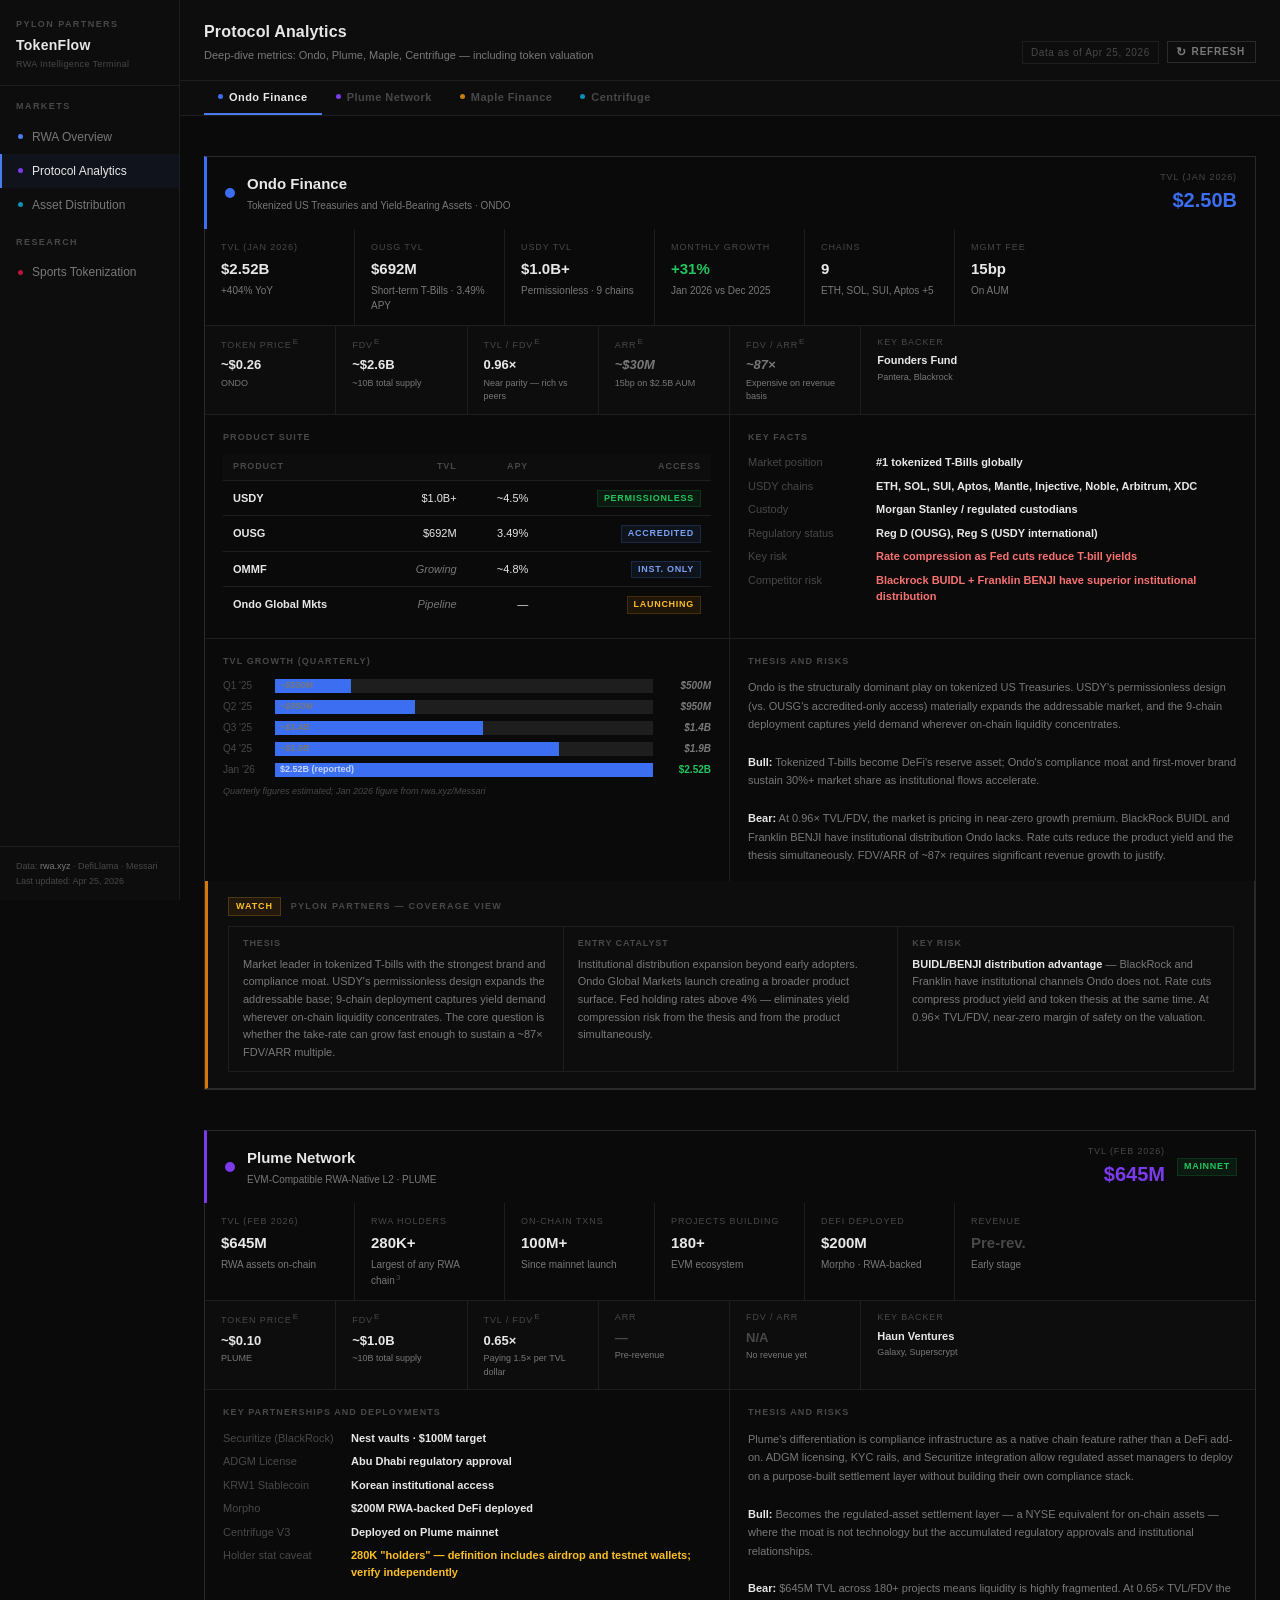
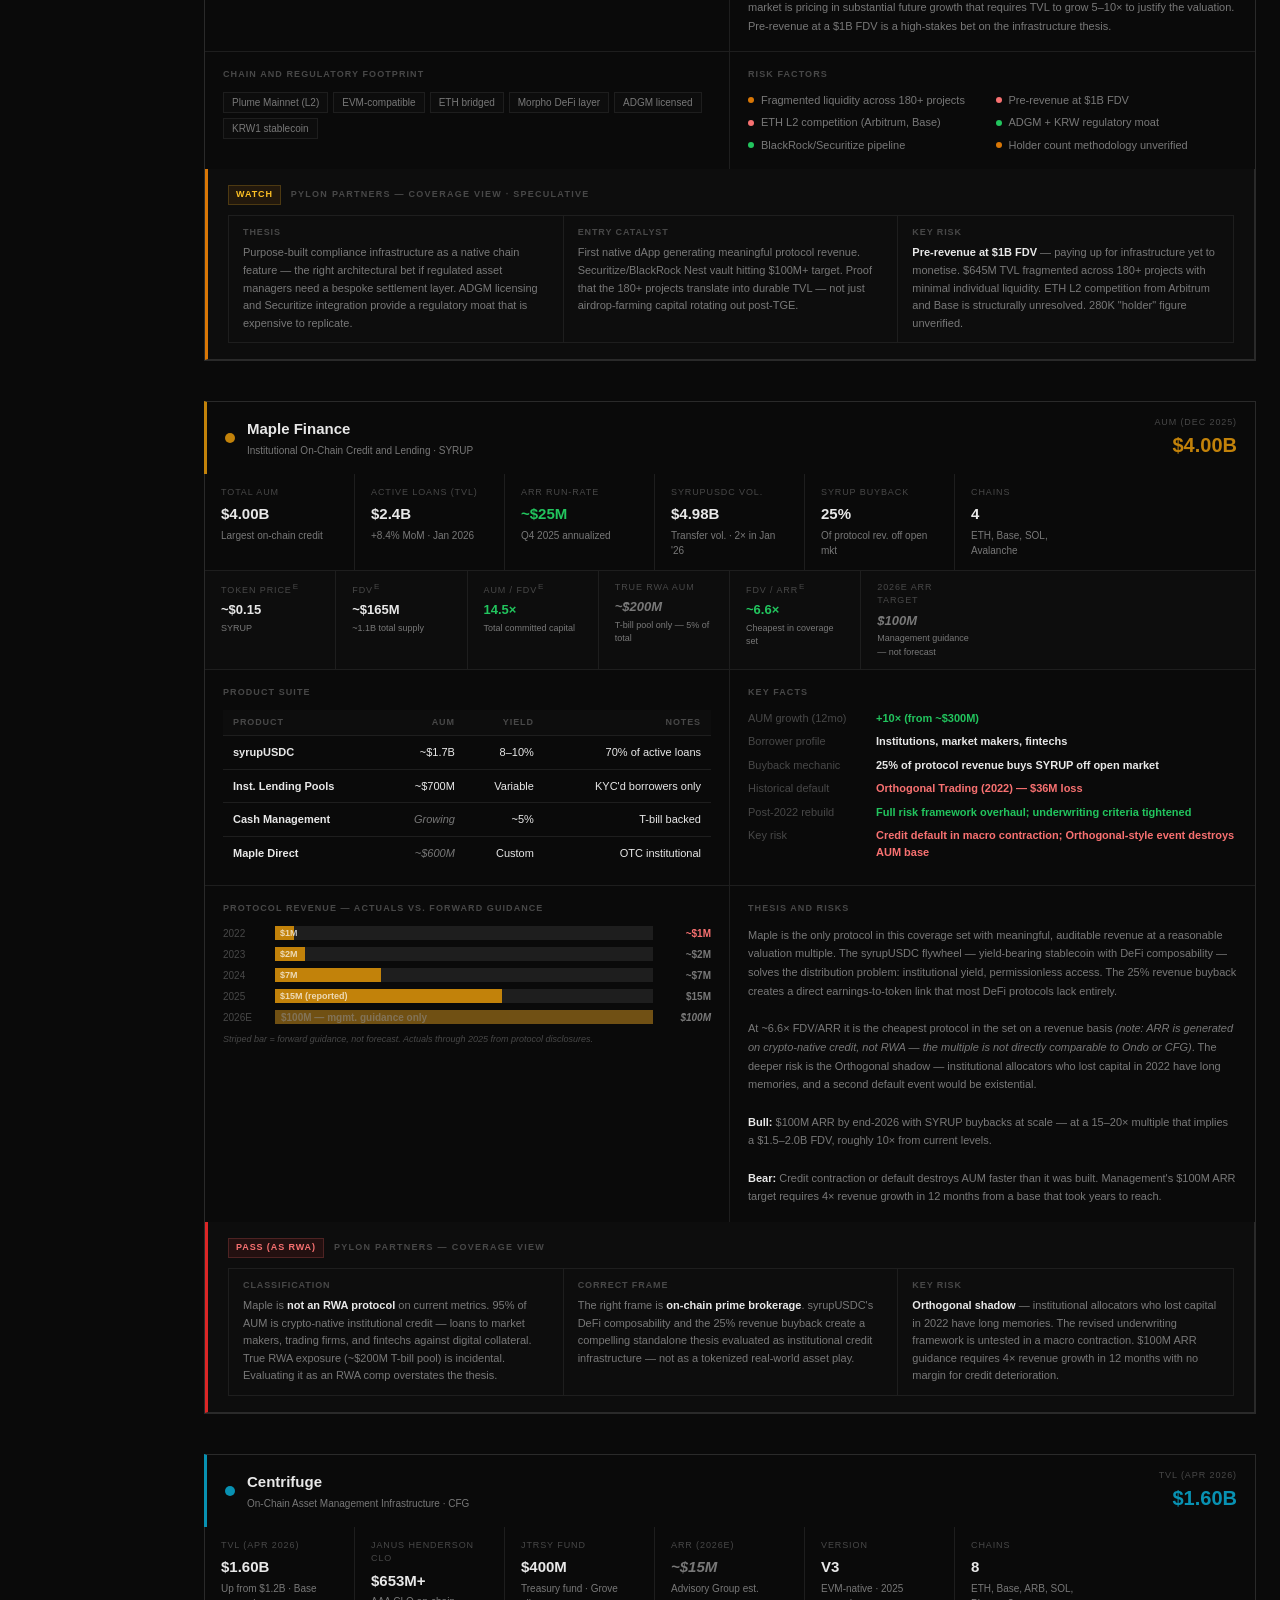
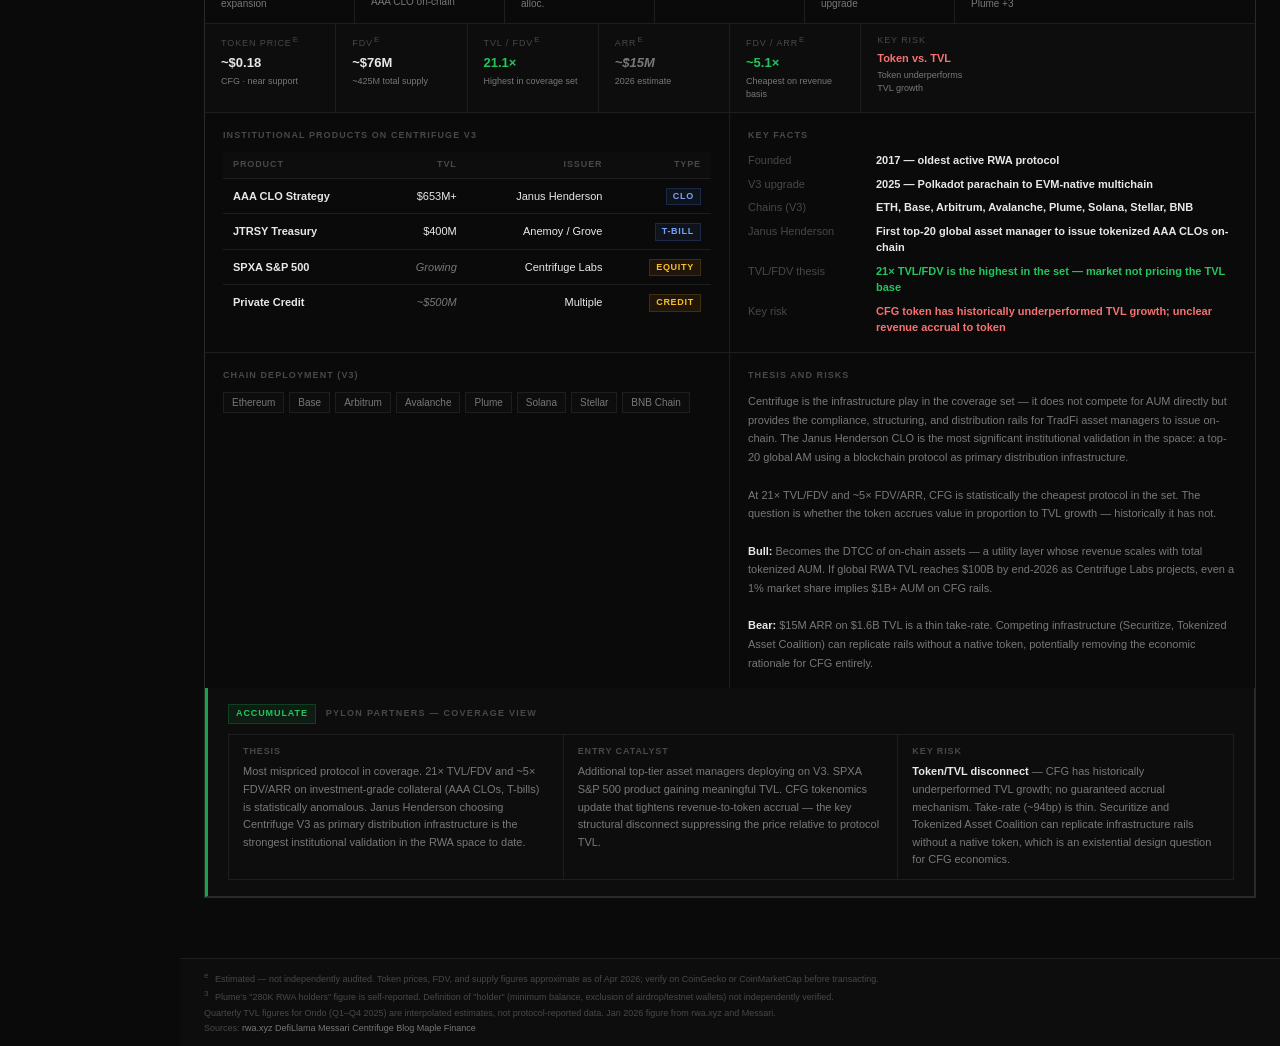
<file: analytics.html>
<!DOCTYPE html>
<html lang="en">
<head>
  <meta charset="UTF-8" />
  <meta name="viewport" content="width=device-width, initial-scale=1.0" />
  <title>TokenFlow — Protocol Analytics</title>
  <link rel="stylesheet" href="design-system.css" />
</head>
<body>

<!-- ===== SIDEBAR — no Protocols section, just Markets + Research ===== -->
<nav class="sidebar">
  <div class="sidebar-logo">
    <div class="logo-mark">Pylon Partners</div>
    <div class="logo-name">TokenFlow</div>
    <div class="logo-sub">RWA Intelligence Terminal</div>
  </div>

  <div class="sidebar-section">Markets</div>
  <a href="index.html" class="nav-item">
    <span class="nav-dot" style="background:#4a7cf0"></span> RWA Overview
  </a>
  <a href="analytics.html" class="nav-item active">
    <span class="nav-dot" style="background:#7c3aed"></span> Protocol Analytics
  </a>
  <a href="distribution.html" class="nav-item">
    <span class="nav-dot" style="background:#0891b2"></span> Asset Distribution
  </a>

  <div class="sidebar-section">Research</div>
  <a href="sports.html" class="nav-item">
    <span class="nav-dot" style="background:#be123c"></span> Sports Tokenization
  </a>

  <div class="sidebar-footer">
    Data: <a href="https://app.rwa.xyz" target="_blank">rwa.xyz</a> · DefiLlama · Messari<br/>
    Last updated: Apr 25, 2026
  </div>
</nav>

<!-- ===== MAIN ===== -->
<main class="main">

  <div class="page-header">
    <div>
      <div class="page-title">Protocol Analytics</div>
      <div class="page-subtitle">Deep-dive metrics: Ondo, Plume, Maple, Centrifuge — including token valuation</div>
    </div>
    <div class="header-actions">
      <div class="data-timestamp" data-refresh-ts>Data as of Apr 25, 2026</div>
      <button class="refresh-btn" title="Fetch live TVL from DefiLlama">
        <span class="refresh-icon">↻</span>
        <span class="refresh-label">Refresh</span>
      </button>
    </div>
  </div>

  <!-- Within-page jump bar — replaces sidebar Protocols section -->
  <div class="jump-bar">
    <a href="#ondo"  class="jump-link"><span style="width:5px;height:5px;border-radius:50%;background:var(--ondo);display:inline-block;flex-shrink:0"></span> Ondo Finance</a>
    <a href="#plume" class="jump-link"><span style="width:5px;height:5px;border-radius:50%;background:var(--plume);display:inline-block;flex-shrink:0"></span> Plume Network</a>
    <a href="#maple" class="jump-link"><span style="width:5px;height:5px;border-radius:50%;background:var(--maple);display:inline-block;flex-shrink:0"></span> Maple Finance</a>
    <a href="#cfg"   class="jump-link"><span style="width:5px;height:5px;border-radius:50%;background:var(--cfg);display:inline-block;flex-shrink:0"></span> Centrifuge</a>
  </div>

  <div class="content">

    <!-- ===== ONDO ===== -->
    <div class="protocol-section" id="ondo">
      <div class="protocol-section-header ondo">
        <span class="protocol-dot" style="background:var(--ondo);width:10px;height:10px;border-radius:50%"></span>
        <div>
          <div class="ps-name">Ondo Finance</div>
          <div class="ps-category">Tokenized US Treasuries and Yield-Bearing Assets · ONDO</div>
        </div>
        <div class="ps-tvl">
          <div class="ps-tvl-label">TVL (Jan 2026)</div>
          <div class="ps-tvl-value" style="color:var(--ondo)" data-tvl="ondo">$2.50B</div>
        </div>
        
      </div>
      <div class="protocol-body">

        <!-- Operational metrics -->
        <div class="protocol-metrics-strip">
          <div class="strip-metric">
            <div class="strip-label">TVL (Jan 2026)</div>
            <div class="strip-value">$2.52B</div>
            <div class="strip-sub">+404% YoY</div>
          </div>
          <div class="strip-metric">
            <div class="strip-label">OUSG TVL</div>
            <div class="strip-value">$692M</div>
            <div class="strip-sub">Short-term T-Bills · 3.49% APY</div>
          </div>
          <div class="strip-metric">
            <div class="strip-label">USDY TVL</div>
            <div class="strip-value">$1.0B+</div>
            <div class="strip-sub">Permissionless · 9 chains</div>
          </div>
          <div class="strip-metric">
            <div class="strip-label">Monthly Growth</div>
            <div class="strip-value green">+31%</div>
            <div class="strip-sub">Jan 2026 vs Dec 2025</div>
          </div>
          <div class="strip-metric">
            <div class="strip-label">Chains</div>
            <div class="strip-value">9</div>
            <div class="strip-sub">ETH, SOL, SUI, Aptos +5</div>
          </div>
          <div class="strip-metric">
            <div class="strip-label">Mgmt Fee</div>
            <div class="strip-value">15bp</div>
            <div class="strip-sub">On AUM</div>
          </div>
        </div>

        <!-- Valuation block — new -->
        <div class="valuation-strip">
          <div class="val-metric">
            <div class="val-label">Token Price<sup class="est-marker">e</sup></div>
            <div class="val-value">~$0.26</div>
            <div class="val-sub">ONDO</div>
          </div>
          <div class="val-metric">
            <div class="val-label">FDV<sup class="est-marker">e</sup></div>
            <div class="val-value">~$2.6B</div>
            <div class="val-sub">~10B total supply</div>
          </div>
          <div class="val-metric">
            <div class="val-label">TVL / FDV<sup class="est-marker">e</sup></div>
            <div class="val-value">0.96×</div>
            <div class="val-sub">Near parity — rich vs peers</div>
          </div>
          <div class="val-metric">
            <div class="val-label">ARR<sup class="est-marker">e</sup></div>
            <div class="val-value"><span class="est">~$30M</span></div>
            <div class="val-sub">15bp on $2.5B AUM</div>
          </div>
          <div class="val-metric">
            <div class="val-label">FDV / ARR<sup class="est-marker">e</sup></div>
            <div class="val-value"><span class="est">~87×</span></div>
            <div class="val-sub">Expensive on revenue basis</div>
          </div>
          <div class="val-metric">
            <div class="val-label">Key Backer</div>
            <div class="val-value" style="font-size:11px">Founders Fund</div>
            <div class="val-sub">Pantera, Blackrock</div>
          </div>
        </div>

        <!-- Detail panels -->
        <div class="protocol-detail">
          <div class="detail-panel">
            <div class="detail-title">Product Suite</div>
            <table class="product-table">
              <thead>
                <tr><th>Product</th><th>TVL</th><th>APY</th><th>Access</th></tr>
              </thead>
              <tbody>
                <tr>
                  <td><strong>USDY</strong></td>
                  <td class="green">$1.0B+</td>
                  <td>~4.5%</td>
                  <td><span class="badge badge-green">Permissionless</span></td>
                </tr>
                <tr>
                  <td><strong>OUSG</strong></td>
                  <td>$692M</td>
                  <td>3.49%</td>
                  <td><span class="badge badge-blue">Accredited</span></td>
                </tr>
                <tr>
                  <td><strong>OMMF</strong></td>
                  <td class="dimmer"><span class="est">Growing</span></td>
                  <td>~4.8%</td>
                  <td><span class="badge badge-blue">Inst. only</span></td>
                </tr>
                <tr>
                  <td><strong>Ondo Global Mkts</strong></td>
                  <td class="dimmer"><span class="est">Pipeline</span></td>
                  <td>—</td>
                  <td><span class="badge badge-amber">Launching</span></td>
                </tr>
              </tbody>
            </table>
          </div>
          <div class="detail-panel">
            <div class="detail-title">Key Facts</div>
            <div class="kv-list">
              <div class="kv-row"><span class="kv-key">Market position</span><span class="kv-val">#1 tokenized T-Bills globally</span></div>
              <div class="kv-row"><span class="kv-key">USDY chains</span><span class="kv-val">ETH, SOL, SUI, Aptos, Mantle, Injective, Noble, Arbitrum, XDC</span></div>
              <div class="kv-row"><span class="kv-key">Custody</span><span class="kv-val">Morgan Stanley / regulated custodians</span></div>
              <div class="kv-row"><span class="kv-key">Regulatory status</span><span class="kv-val">Reg D (OUSG), Reg S (USDY international)</span></div>
              <div class="kv-row"><span class="kv-key">Key risk</span><span class="kv-val red">Rate compression as Fed cuts reduce T-bill yields</span></div>
              <div class="kv-row"><span class="kv-key">Competitor risk</span><span class="kv-val red">Blackrock BUIDL + Franklin BENJI have superior institutional distribution</span></div>
            </div>
          </div>
        </div>

        <div class="protocol-detail" style="border-top:1px solid var(--border-subtle)">
          <div class="detail-panel">
            <div class="detail-title">TVL Growth (Quarterly)</div>
            <div class="growth-chart">
              <div class="growth-bar-row">
                <div class="growth-qtr">Q1 '25</div>
                <div class="growth-track"><div class="growth-fill" style="width:20%;background:var(--ondo)"><span class="est">~$500M</span></div></div>
                <div class="growth-val dimmer"><span class="est">$500M</span></div>
              </div>
              <div class="growth-bar-row">
                <div class="growth-qtr">Q2 '25</div>
                <div class="growth-track"><div class="growth-fill" style="width:37%;background:var(--ondo)"><span class="est">~$950M</span></div></div>
                <div class="growth-val dimmer"><span class="est">$950M</span></div>
              </div>
              <div class="growth-bar-row">
                <div class="growth-qtr">Q3 '25</div>
                <div class="growth-track"><div class="growth-fill" style="width:55%;background:var(--ondo)"><span class="est">~$1.4B</span></div></div>
                <div class="growth-val dimmer"><span class="est">$1.4B</span></div>
              </div>
              <div class="growth-bar-row">
                <div class="growth-qtr">Q4 '25</div>
                <div class="growth-track"><div class="growth-fill" style="width:75%;background:var(--ondo)"><span class="est">~$1.9B</span></div></div>
                <div class="growth-val dimmer"><span class="est">$1.9B</span></div>
              </div>
              <div class="growth-bar-row">
                <div class="growth-qtr">Jan '26</div>
                <div class="growth-track"><div class="growth-fill" style="width:100%;background:var(--ondo)">$2.52B (reported)</div></div>
                <div class="growth-val green">$2.52B</div>
              </div>
            </div>
            <div style="font-size:9px;color:var(--text-tertiary);margin-top:8px;font-style:italic">Quarterly figures estimated; Jan 2026 figure from rwa.xyz/Messari</div>
          </div>
          <div class="detail-panel">
            <div class="detail-title">Thesis and Risks</div>
            <div class="detail-body">
              Ondo is the structurally dominant play on tokenized US Treasuries. USDY's permissionless design (vs. OUSG's accredited-only access) materially expands the addressable market, and the 9-chain deployment captures yield demand wherever on-chain liquidity concentrates.<br/><br/>
              <strong>Bull:</strong> Tokenized T-bills become DeFi's reserve asset; Ondo's compliance moat and first-mover brand sustain 30%+ market share as institutional flows accelerate.<br/><br/>
              <strong>Bear:</strong> At 0.96× TVL/FDV, the market is pricing in near-zero growth premium. BlackRock BUIDL and Franklin BENJI have institutional distribution Ondo lacks. Rate cuts reduce the product yield and the thesis simultaneously. FDV/ARR of ~87× requires significant revenue growth to justify.
            </div>
          </div>
        </div>

        <!-- Pylon conviction — Ondo -->
        <div class="conviction-box watch">
          <div class="conviction-header">
            <span class="conviction-signal watch">WATCH</span>
            <span class="conviction-label">Pylon Partners — Coverage View</span>
          </div>
          <div class="conviction-row">
            <div class="conviction-cell">
              <div class="conviction-cell-label">Thesis</div>
              <div class="conviction-cell-text">Market leader in tokenized T-bills with the strongest brand and compliance moat. USDY's permissionless design expands the addressable base; 9-chain deployment captures yield demand wherever on-chain liquidity concentrates. The core question is whether the take-rate can grow fast enough to sustain a ~87× FDV/ARR multiple.</div>
            </div>
            <div class="conviction-cell">
              <div class="conviction-cell-label">Entry Catalyst</div>
              <div class="conviction-cell-text">Institutional distribution expansion beyond early adopters. Ondo Global Markets launch creating a broader product surface. Fed holding rates above 4% — eliminates yield compression risk from the thesis and from the product simultaneously.</div>
            </div>
            <div class="conviction-cell">
              <div class="conviction-cell-label">Key Risk</div>
              <div class="conviction-cell-text"><strong class="red">BUIDL/BENJI distribution advantage</strong> — BlackRock and Franklin have institutional channels Ondo does not. Rate cuts compress product yield and token thesis at the same time. At 0.96× TVL/FDV, near-zero margin of safety on the valuation.</div>
            </div>
          </div>
        </div>
      </div>
    </div>

    <!-- ===== PLUME ===== -->
    <div class="protocol-section" id="plume">
      <div class="protocol-section-header plume">
        <span class="protocol-dot" style="background:var(--plume);width:10px;height:10px;border-radius:50%"></span>
        <div>
          <div class="ps-name">Plume Network</div>
          <div class="ps-category">EVM-Compatible RWA-Native L2 · PLUME</div>
        </div>
        <div class="ps-tvl">
          <div class="ps-tvl-label">TVL (Feb 2026)</div>
          <div class="ps-tvl-value" style="color:var(--plume)" data-tvl="plume">$645M</div>
        </div>
        <span class="badge badge-green">Mainnet</span>
      </div>
      <div class="protocol-body">

        <div class="protocol-metrics-strip">
          <div class="strip-metric">
            <div class="strip-label">TVL (Feb 2026)</div>
            <div class="strip-value">$645M</div>
            <div class="strip-sub">RWA assets on-chain</div>
          </div>
          <div class="strip-metric">
            <div class="strip-label">RWA Holders</div>
            <div class="strip-value">280K+</div>
            <div class="strip-sub">Largest of any RWA chain<sup class="est-marker">3</sup></div>
          </div>
          <div class="strip-metric">
            <div class="strip-label">On-Chain Txns</div>
            <div class="strip-value">100M+</div>
            <div class="strip-sub">Since mainnet launch</div>
          </div>
          <div class="strip-metric">
            <div class="strip-label">Projects Building</div>
            <div class="strip-value">180+</div>
            <div class="strip-sub">EVM ecosystem</div>
          </div>
          <div class="strip-metric">
            <div class="strip-label">DeFi Deployed</div>
            <div class="strip-value">$200M</div>
            <div class="strip-sub">Morpho · RWA-backed</div>
          </div>
          <div class="strip-metric">
            <div class="strip-label">Revenue</div>
            <div class="strip-value dimmer">Pre-rev.</div>
            <div class="strip-sub">Early stage</div>
          </div>
        </div>

        <!-- Valuation block -->
        <div class="valuation-strip">
          <div class="val-metric">
            <div class="val-label">Token Price<sup class="est-marker">e</sup></div>
            <div class="val-value">~$0.10</div>
            <div class="val-sub">PLUME</div>
          </div>
          <div class="val-metric">
            <div class="val-label">FDV<sup class="est-marker">e</sup></div>
            <div class="val-value">~$1.0B</div>
            <div class="val-sub">~10B total supply</div>
          </div>
          <div class="val-metric">
            <div class="val-label">TVL / FDV<sup class="est-marker">e</sup></div>
            <div class="val-value">0.65×</div>
            <div class="val-sub">Paying 1.5× per TVL dollar</div>
          </div>
          <div class="val-metric">
            <div class="val-label">ARR</div>
            <div class="val-value dimmer">—</div>
            <div class="val-sub">Pre-revenue</div>
          </div>
          <div class="val-metric">
            <div class="val-label">FDV / ARR</div>
            <div class="val-value dimmer">N/A</div>
            <div class="val-sub">No revenue yet</div>
          </div>
          <div class="val-metric">
            <div class="val-label">Key Backer</div>
            <div class="val-value" style="font-size:11px">Haun Ventures</div>
            <div class="val-sub">Galaxy, Superscrypt</div>
          </div>
        </div>

        <div class="protocol-detail">
          <div class="detail-panel">
            <div class="detail-title">Key Partnerships and Deployments</div>
            <div class="kv-list">
              <div class="kv-row"><span class="kv-key">Securitize (BlackRock)</span><span class="kv-val">Nest vaults · $100M target</span></div>
              <div class="kv-row"><span class="kv-key">ADGM License</span><span class="kv-val">Abu Dhabi regulatory approval</span></div>
              <div class="kv-row"><span class="kv-key">KRW1 Stablecoin</span><span class="kv-val">Korean institutional access</span></div>
              <div class="kv-row"><span class="kv-key">Morpho</span><span class="kv-val">$200M RWA-backed DeFi deployed</span></div>
              <div class="kv-row"><span class="kv-key">Centrifuge V3</span><span class="kv-val">Deployed on Plume mainnet</span></div>
              <div class="kv-row"><span class="kv-key">Holder stat caveat</span><span class="kv-val amber">280K "holders" — definition includes airdrop and testnet wallets; verify independently</span></div>
            </div>
          </div>
          <div class="detail-panel">
            <div class="detail-title">Thesis and Risks</div>
            <div class="detail-body">
              Plume's differentiation is compliance infrastructure as a native chain feature rather than a DeFi add-on. ADGM licensing, KYC rails, and Securitize integration allow regulated asset managers to deploy on a purpose-built settlement layer without building their own compliance stack.<br/><br/>
              <strong>Bull:</strong> Becomes the regulated-asset settlement layer — a NYSE equivalent for on-chain assets — where the moat is not technology but the accumulated regulatory approvals and institutional relationships.<br/><br/>
              <strong>Bear:</strong> $645M TVL across 180+ projects means liquidity is highly fragmented. At 0.65× TVL/FDV the market is pricing in substantial future growth that requires TVL to grow 5–10× to justify the valuation. Pre-revenue at a $1B FDV is a high-stakes bet on the infrastructure thesis.
            </div>
          </div>
        </div>

        <div class="protocol-detail" style="border-top:1px solid var(--border-subtle)">
          <div class="detail-panel">
            <div class="detail-title">Chain and Regulatory Footprint</div>
            <div class="chain-list" style="margin-top:6px">
              <span class="chain-tag">Plume Mainnet (L2)</span>
              <span class="chain-tag">EVM-compatible</span>
              <span class="chain-tag">ETH bridged</span>
              <span class="chain-tag">Morpho DeFi layer</span>
              <span class="chain-tag">ADGM licensed</span>
              <span class="chain-tag">KRW1 stablecoin</span>
            </div>
          </div>
          <div class="detail-panel">
            <div class="detail-title">Risk Factors</div>
            <div class="risk-grid" style="margin-top:6px">
              <div class="risk-item"><span class="risk-dot" style="background:var(--amber)"></span><span class="risk-text">Fragmented liquidity across 180+ projects</span></div>
              <div class="risk-item"><span class="risk-dot" style="background:var(--red-bright)"></span><span class="risk-text">Pre-revenue at $1B FDV</span></div>
              <div class="risk-item"><span class="risk-dot" style="background:var(--red-bright)"></span><span class="risk-text">ETH L2 competition (Arbitrum, Base)</span></div>
              <div class="risk-item"><span class="risk-dot" style="background:var(--green-bright)"></span><span class="risk-text">ADGM + KRW regulatory moat</span></div>
              <div class="risk-item"><span class="risk-dot" style="background:var(--green-bright)"></span><span class="risk-text">BlackRock/Securitize pipeline</span></div>
              <div class="risk-item"><span class="risk-dot" style="background:var(--amber)"></span><span class="risk-text">Holder count methodology unverified</span></div>
            </div>
          </div>
        </div>

        <!-- Pylon conviction — Plume -->
        <div class="conviction-box watch">
          <div class="conviction-header">
            <span class="conviction-signal watch">WATCH</span>
            <span class="conviction-label">Pylon Partners — Coverage View · Speculative</span>
          </div>
          <div class="conviction-row">
            <div class="conviction-cell">
              <div class="conviction-cell-label">Thesis</div>
              <div class="conviction-cell-text">Purpose-built compliance infrastructure as a native chain feature — the right architectural bet if regulated asset managers need a bespoke settlement layer. ADGM licensing and Securitize integration provide a regulatory moat that is expensive to replicate.</div>
            </div>
            <div class="conviction-cell">
              <div class="conviction-cell-label">Entry Catalyst</div>
              <div class="conviction-cell-text">First native dApp generating meaningful protocol revenue. Securitize/BlackRock Nest vault hitting $100M+ target. Proof that the 180+ projects translate into durable TVL — not just airdrop-farming capital rotating out post-TGE.</div>
            </div>
            <div class="conviction-cell">
              <div class="conviction-cell-label">Key Risk</div>
              <div class="conviction-cell-text"><strong class="red">Pre-revenue at $1B FDV</strong> — paying up for infrastructure yet to monetise. $645M TVL fragmented across 180+ projects with minimal individual liquidity. ETH L2 competition from Arbitrum and Base is structurally unresolved. 280K "holder" figure unverified.</div>
            </div>
          </div>
        </div>
      </div>
    </div>

    <!-- ===== MAPLE ===== -->
    <div class="protocol-section" id="maple">
      <div class="protocol-section-header maple">
        <span class="protocol-dot" style="background:var(--maple);width:10px;height:10px;border-radius:50%"></span>
        <div>
          <div class="ps-name">Maple Finance</div>
          <div class="ps-category">Institutional On-Chain Credit and Lending · SYRUP</div>
        </div>
        <div class="ps-tvl">
          <div class="ps-tvl-label">AUM (Dec 2025)</div>
          <div class="ps-tvl-value" style="color:var(--maple)" data-tvl="maple">$4.00B</div>
        </div>
        
      </div>
      <div class="protocol-body">

        <div class="protocol-metrics-strip">
          <div class="strip-metric">
            <div class="strip-label">Total AUM</div>
            <div class="strip-value">$4.00B</div>
            <div class="strip-sub">Largest on-chain credit</div>
          </div>
          <div class="strip-metric">
            <div class="strip-label">Active Loans (TVL)</div>
            <div class="strip-value">$2.4B</div>
            <div class="strip-sub">+8.4% MoM · Jan 2026</div>
          </div>
          <div class="strip-metric">
            <div class="strip-label">ARR Run-Rate</div>
            <div class="strip-value green">~$25M</div>
            <div class="strip-sub">Q4 2025 annualized</div>
          </div>
          <div class="strip-metric">
            <div class="strip-label">syrupUSDC Vol.</div>
            <div class="strip-value">$4.98B</div>
            <div class="strip-sub">Transfer vol. · 2× in Jan '26</div>
          </div>
          <div class="strip-metric">
            <div class="strip-label">SYRUP Buyback</div>
            <div class="strip-value">25%</div>
            <div class="strip-sub">Of protocol rev. off open mkt</div>
          </div>
          <div class="strip-metric">
            <div class="strip-label">Chains</div>
            <div class="strip-value">4</div>
            <div class="strip-sub">ETH, Base, SOL, Avalanche</div>
          </div>
        </div>

        <!-- Valuation block -->
        <div class="valuation-strip">
          <div class="val-metric">
            <div class="val-label">Token Price<sup class="est-marker">e</sup></div>
            <div class="val-value">~$0.15</div>
            <div class="val-sub">SYRUP</div>
          </div>
          <div class="val-metric">
            <div class="val-label">FDV<sup class="est-marker">e</sup></div>
            <div class="val-value">~$165M</div>
            <div class="val-sub">~1.1B total supply</div>
          </div>
          <div class="val-metric">
            <div class="val-label">AUM / FDV<sup class="est-marker">e</sup></div>
            <div class="val-value green">14.5×</div>
            <div class="val-sub">Total committed capital</div>
          </div>
          <div class="val-metric">
            <div class="val-label">True RWA AUM</div>
            <div class="val-value red"><span class="est">~$200M</span></div>
            <div class="val-sub">T-bill pool only — 5% of total</div>
          </div>
          <div class="val-metric">
            <div class="val-label">FDV / ARR<sup class="est-marker">e</sup></div>
            <div class="val-value green">~6.6×</div>
            <div class="val-sub">Cheapest in coverage set</div>
          </div>
          <div class="val-metric">
            <div class="val-label">2026E ARR Target</div>
            <div class="val-value amber"><span class="est">$100M</span></div>
            <div class="val-sub">Management guidance — not forecast</div>
          </div>
        </div>

        <div class="protocol-detail">
          <div class="detail-panel">
            <div class="detail-title">Product Suite</div>
            <table class="product-table">
              <thead>
                <tr><th>Product</th><th>AUM</th><th>Yield</th><th>Notes</th></tr>
              </thead>
              <tbody>
                <tr>
                  <td><strong>syrupUSDC</strong></td>
                  <td class="green">~$1.7B</td>
                  <td>8–10%</td>
                  <td>70% of active loans</td>
                </tr>
                <tr>
                  <td><strong>Inst. Lending Pools</strong></td>
                  <td>~$700M</td>
                  <td>Variable</td>
                  <td>KYC'd borrowers only</td>
                </tr>
                <tr>
                  <td><strong>Cash Management</strong></td>
                  <td class="dimmer"><span class="est">Growing</span></td>
                  <td>~5%</td>
                  <td>T-bill backed</td>
                </tr>
                <tr>
                  <td><strong>Maple Direct</strong></td>
                  <td class="dimmer"><span class="est">~$600M</span></td>
                  <td>Custom</td>
                  <td>OTC institutional</td>
                </tr>
              </tbody>
            </table>
          </div>
          <div class="detail-panel">
            <div class="detail-title">Key Facts</div>
            <div class="kv-list">
              <div class="kv-row"><span class="kv-key">AUM growth (12mo)</span><span class="kv-val green">+10× (from ~$300M)</span></div>
              <div class="kv-row"><span class="kv-key">Borrower profile</span><span class="kv-val">Institutions, market makers, fintechs</span></div>
              <div class="kv-row"><span class="kv-key">Buyback mechanic</span><span class="kv-val">25% of protocol revenue buys SYRUP off open market</span></div>
              <div class="kv-row"><span class="kv-key">Historical default</span><span class="kv-val red">Orthogonal Trading (2022) — $36M loss</span></div>
              <div class="kv-row"><span class="kv-key">Post-2022 rebuild</span><span class="kv-val green">Full risk framework overhaul; underwriting criteria tightened</span></div>
              <div class="kv-row"><span class="kv-key">Key risk</span><span class="kv-val red">Credit default in macro contraction; Orthogonal-style event destroys AUM base</span></div>
            </div>
          </div>
        </div>

        <div class="protocol-detail" style="border-top:1px solid var(--border-subtle)">
          <div class="detail-panel">
            <div class="detail-title">Protocol Revenue — Actuals vs. Forward Guidance</div>
            <div class="growth-chart">
              <div class="growth-bar-row">
                <div class="growth-qtr">2022</div>
                <div class="growth-track"><div class="growth-fill" style="width:5%;background:var(--maple)">$1M</div></div>
                <div class="growth-val red">~$1M</div>
              </div>
              <div class="growth-bar-row">
                <div class="growth-qtr">2023</div>
                <div class="growth-track"><div class="growth-fill" style="width:8%;background:var(--maple)">$2M</div></div>
                <div class="growth-val">~$2M</div>
              </div>
              <div class="growth-bar-row">
                <div class="growth-qtr">2024</div>
                <div class="growth-track"><div class="growth-fill" style="width:28%;background:var(--maple)">$7M</div></div>
                <div class="growth-val">~$7M</div>
              </div>
              <div class="growth-bar-row">
                <div class="growth-qtr">2025</div>
                <div class="growth-track"><div class="growth-fill" style="width:60%;background:var(--maple)">$15M (reported)</div></div>
                <div class="growth-val">$15M</div>
              </div>
              <!-- 2026E uses forecast bar style — visually distinct from actuals -->
              <div class="growth-bar-row">
                <div class="growth-qtr">2026E</div>
                <div class="growth-track">
                  <div class="bar-fill-forecast" style="width:100%;background:var(--maple)">$100M — mgmt. guidance only</div>
                </div>
                <div class="growth-val amber"><span class="est">$100M</span></div>
              </div>
            </div>
            <div style="font-size:9px;color:var(--text-tertiary);margin-top:8px;font-style:italic">Striped bar = forward guidance, not forecast. Actuals through 2025 from protocol disclosures.</div>
          </div>
          <div class="detail-panel">
            <div class="detail-title">Thesis and Risks</div>
            <div class="detail-body">
              Maple is the only protocol in this coverage set with meaningful, auditable revenue at a reasonable valuation multiple. The syrupUSDC flywheel — yield-bearing stablecoin with DeFi composability — solves the distribution problem: institutional yield, permissionless access. The 25% revenue buyback creates a direct earnings-to-token link that most DeFi protocols lack entirely.<br/><br/>
              At ~6.6× FDV/ARR it is the cheapest protocol in the set on a revenue basis <em>(note: ARR is generated on crypto-native credit, not RWA — the multiple is not directly comparable to Ondo or CFG)</em>. The deeper risk is the Orthogonal shadow — institutional allocators who lost capital in 2022 have long memories, and a second default event would be existential.<br/><br/>
              <strong>Bull:</strong> $100M ARR by end-2026 with SYRUP buybacks at scale — at a 15–20× multiple that implies a $1.5–2.0B FDV, roughly 10× from current levels.<br/><br/>
              <strong>Bear:</strong> Credit contraction or default destroys AUM faster than it was built. Management's $100M ARR target requires 4× revenue growth in 12 months from a base that took years to reach.
            </div>
          </div>
        </div>

        <!-- Pylon conviction — Maple -->
        <div class="conviction-box pass">
          <div class="conviction-header">
            <span class="conviction-signal pass">PASS (AS RWA)</span>
            <span class="conviction-label">Pylon Partners — Coverage View</span>
          </div>
          <div class="conviction-row">
            <div class="conviction-cell">
              <div class="conviction-cell-label">Classification</div>
              <div class="conviction-cell-text">Maple is <strong>not an RWA protocol</strong> on current metrics. 95% of AUM is crypto-native institutional credit — loans to market makers, trading firms, and fintechs against digital collateral. True RWA exposure (~$200M T-bill pool) is incidental. Evaluating it as an RWA comp overstates the thesis.</div>
            </div>
            <div class="conviction-cell">
              <div class="conviction-cell-label">Correct Frame</div>
              <div class="conviction-cell-text">The right frame is <strong>on-chain prime brokerage</strong>. syrupUSDC's DeFi composability and the 25% revenue buyback create a compelling standalone thesis evaluated as institutional credit infrastructure — not as a tokenized real-world asset play.</div>
            </div>
            <div class="conviction-cell">
              <div class="conviction-cell-label">Key Risk</div>
              <div class="conviction-cell-text"><strong class="red">Orthogonal shadow</strong> — institutional allocators who lost capital in 2022 have long memories. The revised underwriting framework is untested in a macro contraction. $100M ARR guidance requires 4× revenue growth in 12 months with no margin for credit deterioration.</div>
            </div>
          </div>
        </div>
      </div>
    </div>

    <!-- ===== CENTRIFUGE ===== -->
    <div class="protocol-section" id="cfg">
      <div class="protocol-section-header cfg">
        <span class="protocol-dot" style="background:var(--cfg);width:10px;height:10px;border-radius:50%"></span>
        <div>
          <div class="ps-name">Centrifuge</div>
          <div class="ps-category">On-Chain Asset Management Infrastructure · CFG</div>
        </div>
        <div class="ps-tvl">
          <div class="ps-tvl-label">TVL (Apr 2026)</div>
          <div class="ps-tvl-value" style="color:var(--cfg)" data-tvl="cfg">$1.60B</div>
        </div>
        
      </div>
      <div class="protocol-body">

        <div class="protocol-metrics-strip">
          <div class="strip-metric">
            <div class="strip-label">TVL (Apr 2026)</div>
            <div class="strip-value">$1.60B</div>
            <div class="strip-sub">Up from $1.2B · Base expansion</div>
          </div>
          <div class="strip-metric">
            <div class="strip-label">Janus Henderson CLO</div>
            <div class="strip-value">$653M+</div>
            <div class="strip-sub">AAA CLO on-chain</div>
          </div>
          <div class="strip-metric">
            <div class="strip-label">JTRSY Fund</div>
            <div class="strip-value">$400M</div>
            <div class="strip-sub">Treasury fund · Grove alloc.</div>
          </div>
          <div class="strip-metric">
            <div class="strip-label">ARR (2026E)</div>
            <div class="strip-value green"><span class="est">~$15M</span></div>
            <div class="strip-sub">Advisory Group est.</div>
          </div>
          <div class="strip-metric">
            <div class="strip-label">Version</div>
            <div class="strip-value">V3</div>
            <div class="strip-sub">EVM-native · 2025 upgrade</div>
          </div>
          <div class="strip-metric">
            <div class="strip-label">Chains</div>
            <div class="strip-value">8</div>
            <div class="strip-sub">ETH, Base, ARB, SOL, Plume +3</div>
          </div>
        </div>

        <!-- Valuation block -->
        <div class="valuation-strip">
          <div class="val-metric">
            <div class="val-label">Token Price<sup class="est-marker">e</sup></div>
            <div class="val-value">~$0.18</div>
            <div class="val-sub">CFG · near support</div>
          </div>
          <div class="val-metric">
            <div class="val-label">FDV<sup class="est-marker">e</sup></div>
            <div class="val-value">~$76M</div>
            <div class="val-sub">~425M total supply</div>
          </div>
          <div class="val-metric">
            <div class="val-label">TVL / FDV<sup class="est-marker">e</sup></div>
            <div class="val-value green">21.1×</div>
            <div class="val-sub">Highest in coverage set</div>
          </div>
          <div class="val-metric">
            <div class="val-label">ARR<sup class="est-marker">e</sup></div>
            <div class="val-value"><span class="est">~$15M</span></div>
            <div class="val-sub">2026 estimate</div>
          </div>
          <div class="val-metric">
            <div class="val-label">FDV / ARR<sup class="est-marker">e</sup></div>
            <div class="val-value green">~5.1×</div>
            <div class="val-sub">Cheapest on revenue basis</div>
          </div>
          <div class="val-metric">
            <div class="val-label">Key risk</div>
            <div class="val-value red" style="font-size:11px">Token vs. TVL</div>
            <div class="val-sub">Token underperforms TVL growth</div>
          </div>
        </div>

        <div class="protocol-detail">
          <div class="detail-panel">
            <div class="detail-title">Institutional Products on Centrifuge V3</div>
            <table class="product-table">
              <thead>
                <tr><th>Product</th><th>TVL</th><th>Issuer</th><th>Type</th></tr>
              </thead>
              <tbody>
                <tr>
                  <td><strong>AAA CLO Strategy</strong></td>
                  <td class="green">$653M+</td>
                  <td>Janus Henderson</td>
                  <td><span class="badge badge-blue">CLO</span></td>
                </tr>
                <tr>
                  <td><strong>JTRSY Treasury</strong></td>
                  <td class="green">$400M</td>
                  <td>Anemoy / Grove</td>
                  <td><span class="badge badge-blue">T-Bill</span></td>
                </tr>
                <tr>
                  <td><strong>SPXA S&amp;P 500</strong></td>
                  <td class="dimmer"><span class="est">Growing</span></td>
                  <td>Centrifuge Labs</td>
                  <td><span class="badge badge-amber">Equity</span></td>
                </tr>
                <tr>
                  <td><strong>Private Credit</strong></td>
                  <td class="dimmer"><span class="est">~$500M</span></td>
                  <td>Multiple</td>
                  <td><span class="badge badge-amber">Credit</span></td>
                </tr>
              </tbody>
            </table>
          </div>
          <div class="detail-panel">
            <div class="detail-title">Key Facts</div>
            <div class="kv-list">
              <div class="kv-row"><span class="kv-key">Founded</span><span class="kv-val">2017 — oldest active RWA protocol</span></div>
              <div class="kv-row"><span class="kv-key">V3 upgrade</span><span class="kv-val">2025 — Polkadot parachain to EVM-native multichain</span></div>
              <div class="kv-row"><span class="kv-key">Chains (V3)</span><span class="kv-val">ETH, Base, Arbitrum, Avalanche, Plume, Solana, Stellar, BNB</span></div>
              <div class="kv-row"><span class="kv-key">Janus Henderson</span><span class="kv-val">First top-20 global asset manager to issue tokenized AAA CLOs on-chain</span></div>
              <div class="kv-row"><span class="kv-key">TVL/FDV thesis</span><span class="kv-val green">21× TVL/FDV is the highest in the set — market not pricing the TVL base</span></div>
              <div class="kv-row"><span class="kv-key">Key risk</span><span class="kv-val red">CFG token has historically underperformed TVL growth; unclear revenue accrual to token</span></div>
            </div>
          </div>
        </div>

        <div class="protocol-detail" style="border-top:1px solid var(--border-subtle)">
          <div class="detail-panel">
            <div class="detail-title">Chain Deployment (V3)</div>
            <div class="chain-list" style="margin-top:6px">
              <span class="chain-tag">Ethereum</span>
              <span class="chain-tag">Base</span>
              <span class="chain-tag">Arbitrum</span>
              <span class="chain-tag">Avalanche</span>
              <span class="chain-tag">Plume</span>
              <span class="chain-tag">Solana</span>
              <span class="chain-tag">Stellar</span>
              <span class="chain-tag">BNB Chain</span>
            </div>
          </div>
          <div class="detail-panel">
            <div class="detail-title">Thesis and Risks</div>
            <div class="detail-body">
              Centrifuge is the infrastructure play in the coverage set — it does not compete for AUM directly but provides the compliance, structuring, and distribution rails for TradFi asset managers to issue on-chain. The Janus Henderson CLO is the most significant institutional validation in the space: a top-20 global AM using a blockchain protocol as primary distribution infrastructure.<br/><br/>
              At 21× TVL/FDV and ~5× FDV/ARR, CFG is statistically the cheapest protocol in the set. The question is whether the token accrues value in proportion to TVL growth — historically it has not.<br/><br/>
              <strong>Bull:</strong> Becomes the DTCC of on-chain assets — a utility layer whose revenue scales with total tokenized AUM. If global RWA TVL reaches $100B by end-2026 as Centrifuge Labs projects, even a 1% market share implies $1B+ AUM on CFG rails.<br/><br/>
              <strong>Bear:</strong> $15M ARR on $1.6B TVL is a thin take-rate. Competing infrastructure (Securitize, Tokenized Asset Coalition) can replicate rails without a native token, potentially removing the economic rationale for CFG entirely.
            </div>
          </div>
        </div>

        <!-- Pylon conviction — Centrifuge -->
        <div class="conviction-box accumulate">
          <div class="conviction-header">
            <span class="conviction-signal accumulate">ACCUMULATE</span>
            <span class="conviction-label">Pylon Partners — Coverage View</span>
          </div>
          <div class="conviction-row">
            <div class="conviction-cell">
              <div class="conviction-cell-label">Thesis</div>
              <div class="conviction-cell-text">Most mispriced protocol in coverage. 21× TVL/FDV and ~5× FDV/ARR on investment-grade collateral (AAA CLOs, T-bills) is statistically anomalous. Janus Henderson choosing Centrifuge V3 as primary distribution infrastructure is the strongest institutional validation in the RWA space to date.</div>
            </div>
            <div class="conviction-cell">
              <div class="conviction-cell-label">Entry Catalyst</div>
              <div class="conviction-cell-text">Additional top-tier asset managers deploying on V3. SPXA S&amp;P 500 product gaining meaningful TVL. CFG tokenomics update that tightens revenue-to-token accrual — the key structural disconnect suppressing the price relative to protocol TVL.</div>
            </div>
            <div class="conviction-cell">
              <div class="conviction-cell-label">Key Risk</div>
              <div class="conviction-cell-text"><strong class="red">Token/TVL disconnect</strong> — CFG has historically underperformed TVL growth; no guaranteed accrual mechanism. Take-rate (~94bp) is thin. Securitize and Tokenized Asset Coalition can replicate infrastructure rails without a native token, which is an existential design question for CFG economics.</div>
            </div>
          </div>
        </div>
      </div>
    </div>

  </div><!-- /content -->

  <div class="footnote-bar">
    <span class="fn">e</span> Estimated — not independently audited. Token prices, FDV, and supply figures approximate as of Apr 2026; verify on CoinGecko or CoinMarketCap before transacting.<br/>
    <span class="fn">3</span> Plume's "280K RWA holders" figure is self-reported. Definition of "holder" (minimum balance, exclusion of airdrop/testnet wallets) not independently verified.<br/>
    Quarterly TVL figures for Ondo (Q1–Q4 2025) are interpolated estimates, not protocol-reported data. Jan 2026 figure from rwa.xyz and Messari.<br/>
    Sources:
    <a href="https://app.rwa.xyz" target="_blank">rwa.xyz</a>
    <a href="https://defillama.com" target="_blank">DefiLlama</a>
    <a href="https://messari.io" target="_blank">Messari</a>
    <a href="https://centrifuge.io/blog" target="_blank">Centrifuge Blog</a>
    <a href="https://maple.finance" target="_blank">Maple Finance</a>
  </div>

  <!-- Back to top -->
  <button class="back-to-top" id="backToTop" title="Back to top" onclick="window.scrollTo({top:0,behavior:'smooth'})">↑</button>
</main>
<script src="refresh.js"></script>
<script>
// Scroll spy — highlights active jump-link as user scrolls through protocols
(function() {
  const sections = ['ondo','plume','maple','cfg'];
  const links = {};
  sections.forEach(id => {
    links[id] = document.querySelector('.jump-link[href="#' + id + '"]');
  });

  const btn = document.getElementById('backToTop');

  function onScroll() {
    const scrollY = window.scrollY;

    // Back-to-top visibility
    if (btn) btn.classList.toggle('visible', scrollY > 300);

    // Active jump link
    let active = sections[0];
    sections.forEach(id => {
      const el = document.getElementById(id);
      if (el && el.getBoundingClientRect().top <= 80) active = id;
    });
    sections.forEach(id => {
      if (links[id]) links[id].classList.toggle('active', id === active);
    });
  }

  window.addEventListener('scroll', onScroll, { passive: true });
  onScroll();
})();
</script>
</body>
</html>
</file>
<file: design-system.css>
/* ============================================
   RWA TOKENFLOW — DESIGN SYSTEM v2
   Font: Arial | Theme: Institutional Dark
   ============================================ */

:root {
  /* Backgrounds — neutral black, no purple tint */
  --bg-base:        #0a0a0a;
  --bg-card:        #111111;
  --bg-card-hover:  #161616;
  --bg-row-alt:     #0d0d0d;
  --bg-header:      #0d0d0d;

  /* Borders — tight, monochrome */
  --border-subtle:  #1e1e1e;
  --border-strong:  #2a2a2a;
  --border-accent:  #333333;

  /* Text */
  --text-primary:   #e8e8e8;
  --text-secondary: #787878;
  --text-tertiary:  #484848;
  --text-link:      #4a7cf0;

  /* Signals — muted, not neon */
  --green:          #16a34a;
  --green-bright:   #22c55e;
  --green-dim:      rgba(22, 163, 74, 0.10);
  --red:            #dc2626;
  --red-bright:     #f87171;
  --red-dim:        rgba(220, 38, 38, 0.10);
  --amber:          #d97706;
  --amber-bright:   #fbbf24;
  --amber-dim:      rgba(217, 119, 6, 0.10);

  /* Protocol colours — distinct from signal amber */
  --ondo:           #3b6ef0;
  --ondo-dim:       rgba(59, 110, 240, 0.08);
  --plume:          #7c3aed;
  --plume-dim:      rgba(124, 58, 237, 0.08);
  --maple:          #c2820a;   /* warm gold — distinct from signal amber */
  --maple-dim:      rgba(194, 130, 10, 0.08);
  --cfg:            #0891b2;
  --cfg-dim:        rgba(8, 145, 178, 0.08);
  --chiliz:         #be123c;
  --chiliz-dim:     rgba(190, 18, 60, 0.08);

  /* Hard edges — no rounded consumer chrome */
  --radius-sm:      0px;
  --radius-md:      2px;
  --radius-lg:      2px;

  /* Spacing */
  --nav-width:      180px;
  --content-pad:    24px;
}

/* ============ RESET ============ */
*, *::before, *::after { box-sizing: border-box; margin: 0; padding: 0; }
html { font-size: 13px; }
body {
  font-family: Arial, Helvetica, sans-serif;
  background: var(--bg-base);
  color: var(--text-primary);
  line-height: 1.5;
  display: flex;
  min-height: 100vh;
}

/* ============ TABULAR NUMBERS — applied globally to numeric contexts ============ */
.num,
.metric-value,
.strip-value,
.bar-val,
.ps-tvl-value,
.growth-val,
.kv-val,
.ckv-val,
.cm-value,
.banner-value,
.banner-stat-value,
.legend-val,
.legend-pct,
.v-value,
td,
th {
  font-variant-numeric: tabular-nums;
}

/* ============ SCROLLBAR ============ */
::-webkit-scrollbar { width: 5px; height: 5px; }
::-webkit-scrollbar-track { background: var(--bg-base); }
::-webkit-scrollbar-thumb { background: var(--border-strong); }

/* ============ SIDEBAR NAV ============ */
.sidebar {
  width: var(--nav-width);
  min-height: 100vh;
  background: var(--bg-header);
  border-right: 1px solid var(--border-subtle);
  display: flex;
  flex-direction: column;
  position: fixed;
  top: 0; left: 0;
  z-index: 100;
}
.sidebar-logo {
  padding: 18px 16px 14px;
  border-bottom: 1px solid var(--border-subtle);
}
.sidebar-logo .logo-mark {
  font-size: 9px;
  font-weight: bold;
  letter-spacing: 0.16em;
  text-transform: uppercase;
  color: var(--text-tertiary);
}
.sidebar-logo .logo-name {
  font-size: 14px;
  font-weight: bold;
  color: var(--text-primary);
  margin-top: 3px;
  letter-spacing: 0.02em;
}
.sidebar-logo .logo-sub {
  font-size: 9px;
  color: var(--text-tertiary);
  margin-top: 2px;
  letter-spacing: 0.04em;
}
.sidebar-section {
  padding: 14px 10px 6px 16px;
  font-size: 9px;
  font-weight: bold;
  letter-spacing: 0.16em;
  text-transform: uppercase;
  color: var(--text-tertiary);
}
.nav-item {
  display: flex;
  align-items: center;
  gap: 9px;
  padding: 8px 16px;
  font-size: 12px;
  color: var(--text-secondary);
  text-decoration: none;
  border-left: 2px solid transparent;
}
.nav-item:hover { color: var(--text-primary); background: var(--bg-card); }
.nav-item.active {
  border-left-color: var(--text-link);
  color: var(--text-primary);
  background: rgba(74, 124, 240, 0.06);
}
.nav-dot { width: 5px; height: 5px; border-radius: 50%; flex-shrink: 0; }
.sidebar-footer {
  margin-top: auto;
  padding: 12px 16px;
  border-top: 1px solid var(--border-subtle);
  font-size: 9px;
  color: var(--text-tertiary);
  line-height: 1.6;
}
.sidebar-footer a { color: var(--text-secondary); text-decoration: none; }

/* ============ MAIN CONTENT ============ */
.main {
  margin-left: var(--nav-width);
  flex: 1;
  display: flex;
  flex-direction: column;
  min-height: 100vh;
}

/* ============ PAGE HEADER ============ */
.page-header {
  padding: 20px var(--content-pad) 16px;
  border-bottom: 1px solid var(--border-subtle);
  background: var(--bg-header);
  display: flex;
  align-items: flex-end;
  justify-content: space-between;
  gap: 16px;
}
.page-title {
  font-size: 16px;
  font-weight: bold;
  color: var(--text-primary);
  letter-spacing: 0.01em;
}
.page-subtitle {
  font-size: 11px;
  color: var(--text-secondary);
  margin-top: 3px;
}
/* Static timestamp badge — no animation, no false "live" signal */
.data-timestamp {
  font-size: 10px;
  color: var(--text-tertiary);
  letter-spacing: 0.06em;
  padding: 3px 8px;
  border: 1px solid var(--border-subtle);
  font-variant-numeric: tabular-nums;
}

/* ============ CONTENT AREA ============ */
.content {
  padding: 20px var(--content-pad);
  flex: 1;
}

/* ============ METRIC CARDS — no hover, data is static ============ */
.metrics-grid {
  display: grid;
  grid-template-columns: repeat(auto-fill, minmax(180px, 1fr));
  gap: 1px;
  background: var(--border-subtle);
  border: 1px solid var(--border-subtle);
  margin-bottom: 24px;
}
.metric-card {
  background: var(--bg-card);
  padding: 14px 16px;
}
/* No hover — data containers are not interactive */
.metric-label {
  font-size: 9px;
  font-weight: bold;
  letter-spacing: 0.12em;
  text-transform: uppercase;
  color: var(--text-tertiary);
  margin-bottom: 6px;
}
.metric-value {
  font-size: 22px;
  font-weight: bold;
  color: var(--text-primary);
  line-height: 1;
}
.metric-sub {
  font-size: 10px;
  color: var(--text-secondary);
  margin-top: 5px;
}
.metric-delta {
  display: inline-flex;
  align-items: center;
  gap: 2px;
  font-size: 10px;
  font-weight: bold;
  margin-top: 5px;
  font-variant-numeric: tabular-nums;
}
.metric-delta.up   { color: var(--green-bright); }
.metric-delta.down { color: var(--red-bright); }

/* ============ SECTION HEADERS ============ */
.section-header {
  display: flex;
  align-items: center;
  justify-content: space-between;
  margin-bottom: 10px;
}
.section-title {
  font-size: 10px;
  font-weight: bold;
  color: var(--text-secondary);
  text-transform: uppercase;
  letter-spacing: 0.12em;
}
.section-meta {
  font-size: 10px;
  color: var(--text-tertiary);
}
.section-divider {
  border: none;
  border-top: 1px solid var(--border-subtle);
  margin: 24px 0;
}

/* ============ ESTIMATE NOTATION ============ */
/* All estimated/unaudited figures use this — visually distinct from hard data */
.est {
  font-style: italic;
  color: var(--text-secondary);
}
.est-marker {
  font-size: 8px;
  vertical-align: super;
  color: var(--text-tertiary);
  font-style: normal;
  margin-left: 1px;
}

/* ============ DATA TABLE ============ */
.table-wrap {
  border: 1px solid var(--border-subtle);
  overflow: hidden;
  margin-bottom: 24px;
}
.data-table {
  width: 100%;
  border-collapse: collapse;
}
.data-table thead th {
  background: var(--bg-header);
  padding: 8px 12px;
  text-align: left;
  font-size: 9px;
  font-weight: bold;
  letter-spacing: 0.12em;
  text-transform: uppercase;
  color: var(--text-tertiary);
  border-bottom: 1px solid var(--border-subtle);
  white-space: nowrap;
}
.data-table thead th:not(:first-child) { text-align: right; }
.data-table tbody tr { border-bottom: 1px solid var(--border-subtle); }
.data-table tbody tr:last-child { border-bottom: none; }
.data-table tbody tr:hover { background: var(--bg-card-hover); }
.data-table td {
  padding: 10px 12px;
  font-size: 12px;
  color: var(--text-primary);
}
.data-table td:not(:first-child) { text-align: right; }

/* ============ PROTOCOL PILL ============ */
.protocol-pill {
  display: inline-flex;
  align-items: center;
  gap: 7px;
  font-weight: bold;
  font-size: 12px;
}
.protocol-dot { width: 6px; height: 6px; border-radius: 50%; flex-shrink: 0; }

/* ============ BADGE — smaller, less saturated ============ */
.badge {
  display: inline-block;
  padding: 1px 6px;
  font-size: 9px;
  font-weight: bold;
  text-transform: uppercase;
  letter-spacing: 0.08em;
  border: 1px solid;
}
.badge-green  { background: var(--green-dim);  color: var(--green-bright);  border-color: rgba(34,197,94,0.15); }
.badge-red    { background: var(--red-dim);    color: var(--red-bright);    border-color: rgba(248,113,113,0.15); }
.badge-amber  { background: var(--amber-dim);  color: var(--amber-bright);  border-color: rgba(251,191,36,0.15); }
.badge-blue   { background: rgba(74,124,240,.08); color: #7aa0f5; border-color: rgba(74,124,240,0.2); }
.badge-gray   { background: rgba(255,255,255,.04); color: var(--text-secondary); border-color: var(--border-subtle); }

/* ============ BAR CHART ============ */
.bar-chart-wrap {
  background: var(--bg-card);
  border: 1px solid var(--border-subtle);
  padding: 18px;
  margin-bottom: 24px;
}
.bar-chart-title {
  font-size: 9px;
  font-weight: bold;
  text-transform: uppercase;
  letter-spacing: 0.12em;
  color: var(--text-tertiary);
  margin-bottom: 16px;
}
.bar-row {
  display: flex;
  align-items: center;
  gap: 10px;
  margin-bottom: 8px;
}
.bar-label {
  width: 90px;
  font-size: 11px;
  color: var(--text-secondary);
  text-align: right;
  flex-shrink: 0;
}
.bar-type-tag {
  width: 36px;
  font-size: 8px;
  color: var(--text-tertiary);
  flex-shrink: 0;
  text-align: right;
  font-style: italic;
}
.bar-track {
  flex: 1;
  background: var(--border-subtle);
  height: 18px;
  overflow: hidden;
  position: relative;
}
.bar-fill {
  height: 100%;
  display: flex;
  align-items: center;
  padding-left: 6px;
  font-size: 10px;
  font-weight: bold;
  color: rgba(255,255,255,0.75);
}
/* Forward guidance bar — visually distinct from actuals */
.bar-fill-forecast {
  height: 100%;
  display: flex;
  align-items: center;
  padding-left: 6px;
  font-size: 10px;
  font-weight: bold;
  color: rgba(255,255,255,0.55);
  opacity: 0.5;
  background-image: repeating-linear-gradient(
    90deg,
    transparent,
    transparent 4px,
    rgba(255,255,255,0.12) 4px,
    rgba(255,255,255,0.12) 6px
  );
}
.bar-val {
  width: 62px;
  font-size: 11px;
  font-weight: bold;
  color: var(--text-primary);
  flex-shrink: 0;
  text-align: right;
}

/* ============ PROTOCOL SECTION (analytics page) ============ */
.protocol-section { margin-bottom: 40px; scroll-margin-top: 16px; }
.protocol-section-header {
  display: flex;
  align-items: center;
  gap: 12px;
  padding: 14px 18px;
  border: 1px solid var(--border-strong);
  border-bottom: none;
  /* No colored dim background — left border alone does the wayfinding */
}
.protocol-section-header.ondo  { border-left: 3px solid var(--ondo);  }
.protocol-section-header.plume { border-left: 3px solid var(--plume); }
.protocol-section-header.maple { border-left: 3px solid var(--maple); }
.protocol-section-header.cfg   { border-left: 3px solid var(--cfg);   }

.ps-name { font-size: 15px; font-weight: bold; color: var(--text-primary); }
.ps-category { font-size: 10px; color: var(--text-secondary); margin-top: 2px; }
.ps-tvl { margin-left: auto; text-align: right; }
.ps-tvl-label { font-size: 9px; text-transform: uppercase; letter-spacing: 0.1em; color: var(--text-tertiary); }
.ps-tvl-value { font-size: 20px; font-weight: bold; color: var(--text-primary); }
.protocol-body {
  border: 1px solid var(--border-strong);
  border-top: none;
  overflow: hidden;
}
.protocol-metrics-strip {
  display: grid;
  grid-template-columns: repeat(auto-fill, minmax(140px, 1fr));
  border-bottom: 1px solid var(--border-subtle);
}
.strip-metric {
  padding: 12px 16px;
  border-right: 1px solid var(--border-subtle);
}
.strip-metric:last-child { border-right: none; }
.strip-label { font-size: 9px; text-transform: uppercase; letter-spacing: 0.1em; color: var(--text-tertiary); margin-bottom: 4px; }
.strip-value { font-size: 15px; font-weight: bold; color: var(--text-primary); }
.strip-sub { font-size: 10px; color: var(--text-secondary); margin-top: 2px; }

/* ============ VALUATION BLOCK (new — analytics page) ============ */
.valuation-strip {
  display: grid;
  grid-template-columns: repeat(auto-fill, minmax(130px, 1fr));
  border-bottom: 1px solid var(--border-subtle);
  background: var(--bg-row-alt);
}
.val-metric {
  padding: 10px 16px;
  border-right: 1px solid var(--border-subtle);
}
.val-metric:last-child { border-right: none; }
.val-label { font-size: 9px; text-transform: uppercase; letter-spacing: 0.1em; color: var(--text-tertiary); margin-bottom: 3px; }
.val-value { font-size: 13px; font-weight: bold; color: var(--text-primary); }
.val-sub { font-size: 9px; color: var(--text-secondary); margin-top: 2px; }

/* ============ DETAIL PANELS ============ */
.protocol-detail { display: grid; grid-template-columns: 1fr 1fr; }
.detail-panel { padding: 16px 18px; border-right: 1px solid var(--border-subtle); }
.detail-panel:last-child { border-right: none; }
.detail-title { font-size: 9px; font-weight: bold; text-transform: uppercase; letter-spacing: 0.12em; color: var(--text-tertiary); margin-bottom: 10px; }
.detail-body { font-size: 11px; color: var(--text-secondary); line-height: 1.7; }
.detail-body strong { color: var(--text-primary); }

/* ============ KV LIST ============ */
.kv-list { display: flex; flex-direction: column; gap: 7px; }
.kv-row { display: flex; align-items: flex-start; gap: 8px; font-size: 11px; }
.kv-key { color: var(--text-tertiary); min-width: 120px; flex-shrink: 0; }
.kv-val { color: var(--text-primary); font-weight: bold; }
.kv-val.green  { color: var(--green-bright); }
.kv-val.amber  { color: var(--amber-bright); }
.kv-val.red    { color: var(--red-bright); }

/* ============ PRODUCT TABLE ============ */
.product-table { width: 100%; border-collapse: collapse; font-size: 11px; }
.product-table th {
  text-align: left; padding: 6px 10px;
  background: var(--bg-header);
  font-size: 9px; text-transform: uppercase; letter-spacing: 0.1em; color: var(--text-tertiary);
  border-bottom: 1px solid var(--border-subtle);
}
.product-table th:not(:first-child) { text-align: right; }
.product-table td { padding: 8px 10px; color: var(--text-primary); border-bottom: 1px solid var(--border-subtle); }
.product-table td:not(:first-child) { text-align: right; }
.product-table tr:last-child td { border-bottom: none; }

/* ============ WITHIN-PAGE JUMP BAR ============ */
.jump-bar {
  display: flex;
  gap: 0;
  border-bottom: 1px solid var(--border-subtle);
  margin-bottom: 20px;
  background: var(--bg-header);
  padding: 0 var(--content-pad);
}
.jump-link {
  display: flex;
  align-items: center;
  gap: 6px;
  padding: 8px 14px;
  font-size: 11px;
  font-weight: bold;
  color: var(--text-tertiary);
  text-decoration: none;
  border-bottom: 2px solid transparent;
  letter-spacing: 0.04em;
}
.jump-link:hover { color: var(--text-secondary); }
.jump-link.active { color: var(--text-primary); border-bottom-color: var(--text-link); }

/* ============ GROWTH CHART (analytics) ============ */
.growth-chart { margin-top: 8px; }
.growth-bar-row { display: flex; align-items: center; gap: 8px; margin-bottom: 6px; }
.growth-qtr { font-size: 10px; color: var(--text-tertiary); width: 44px; flex-shrink: 0; font-variant-numeric: tabular-nums; }
.growth-track { flex: 1; background: var(--border-subtle); height: 14px; overflow: hidden; }
.growth-fill { height: 100%; display: flex; align-items: center; padding-left: 5px; font-size: 9px; font-weight: bold; color: rgba(255,255,255,0.7); }
.growth-val { font-size: 10px; font-weight: bold; color: var(--text-secondary); width: 50px; text-align: right; flex-shrink: 0; font-variant-numeric: tabular-nums; }

/* ============ RISK / CHAIN TAGS ============ */
.chain-list { display: flex; flex-wrap: wrap; gap: 5px; }
.chain-tag {
  background: var(--bg-row-alt);
  border: 1px solid var(--border-subtle);
  padding: 2px 8px;
  font-size: 10px;
  color: var(--text-secondary);
}
.risk-grid { display: grid; grid-template-columns: 1fr 1fr; gap: 6px; }
.risk-item { display: flex; align-items: center; gap: 7px; font-size: 11px; }
.risk-dot { width: 6px; height: 6px; border-radius: 50%; flex-shrink: 0; }
.risk-text { color: var(--text-secondary); }

/* ============ MARKET BANNER ============ */
.market-banner {
  /* No gradient — flat, hard edge */
  background: var(--bg-card);
  border: 1px solid var(--border-strong);
  padding: 18px 22px;
  margin-bottom: 20px;
  display: flex;
  align-items: center;
  justify-content: space-between;
  gap: 20px;
  flex-wrap: wrap;
}
.banner-headline { font-size: 9px; font-weight: bold; text-transform: uppercase; letter-spacing: 0.14em; color: var(--text-tertiary); margin-bottom: 4px; }
.banner-value { font-size: 32px; font-weight: bold; color: var(--text-primary); line-height: 1; }
.banner-sub { font-size: 10px; color: var(--text-secondary); margin-top: 5px; }
.banner-stats { display: flex; gap: 28px; flex-wrap: wrap; }
.banner-stat-label { font-size: 9px; color: var(--text-tertiary); text-transform: uppercase; letter-spacing: 0.1em; }
.banner-stat-value { font-size: 16px; font-weight: bold; color: var(--text-primary); margin-top: 2px; }

/* ============ FOOTNOTE BAR ============ */
.footnote-bar {
  background: var(--bg-header);
  border-top: 1px solid var(--border-subtle);
  padding: 10px var(--content-pad);
  font-size: 9px;
  color: var(--text-tertiary);
  line-height: 1.7;
}
.footnote-bar a { color: var(--text-secondary); text-decoration: none; }
.footnote-bar a:hover { color: var(--text-link); }
.fn { font-size: 8px; vertical-align: super; margin-right: 4px; color: var(--text-tertiary); }

/* ============ SPORTS PAGE SPECIFICS ============ */
.verdict-grid {
  display: grid;
  grid-template-columns: repeat(auto-fill, minmax(180px, 1fr));
  gap: 1px;
  background: var(--border-subtle);
  border: 1px solid var(--border-subtle);
  margin-bottom: 20px;
}
.verdict-card { background: var(--bg-card); padding: 12px 14px; }
.v-label { font-size: 9px; font-weight: bold; text-transform: uppercase; letter-spacing: 0.12em; color: var(--text-tertiary); margin-bottom: 5px; }
.v-value { font-size: 18px; font-weight: bold; }
.v-sub { font-size: 10px; color: var(--text-secondary); margin-top: 3px; }

.era-header { display: flex; align-items: center; gap: 10px; margin-bottom: 12px; padding-bottom: 8px; border-bottom: 1px solid var(--border-subtle); }
.era-pill { background: var(--border-strong); padding: 2px 10px; font-size: 9px; font-weight: bold; color: var(--text-secondary); text-transform: uppercase; letter-spacing: 0.12em; }
.era-title { font-size: 13px; font-weight: bold; color: var(--text-primary); }

.case-card { background: var(--bg-card); border: 1px solid var(--border-subtle); margin-bottom: 12px; overflow: hidden; }
.case-header { display: flex; align-items: flex-start; justify-content: space-between; gap: 14px; padding: 14px 18px; border-bottom: 1px solid var(--border-subtle); }
.case-meta { display: flex; align-items: center; gap: 10px; margin-bottom: 4px; }
.case-year { font-size: 10px; font-weight: bold; color: var(--text-tertiary); letter-spacing: 0.08em; }
.case-name { font-size: 14px; font-weight: bold; color: var(--text-primary); }
.case-tagline { font-size: 11px; color: var(--text-secondary); margin-top: 2px; max-width: 560px; }
.case-badges { display: flex; gap: 5px; flex-shrink: 0; flex-wrap: wrap; justify-content: flex-end; }
.case-body { padding: 16px 18px; display: grid; grid-template-columns: 1fr 1fr; gap: 18px; }
.case-section-title { font-size: 9px; font-weight: bold; text-transform: uppercase; letter-spacing: 0.12em; color: var(--text-tertiary); margin-bottom: 8px; }
.case-text { font-size: 11px; color: var(--text-secondary); line-height: 1.7; }
.case-text strong { color: var(--text-primary); }
.case-kv { display: flex; flex-direction: column; gap: 6px; }
.ckv-row { display: flex; gap: 8px; font-size: 11px; }
.ckv-key { color: var(--text-tertiary); min-width: 125px; flex-shrink: 0; }
.ckv-val { color: var(--text-primary); font-weight: bold; }
.ckv-val.green { color: var(--green-bright); }
.ckv-val.red   { color: var(--red-bright); }
.ckv-val.amber { color: var(--amber-bright); }

.lesson-box { margin-top: 12px; background: var(--bg-row-alt); border: 1px solid var(--border-subtle); border-left: 2px solid; padding: 10px 12px; font-size: 11px; color: var(--text-secondary); line-height: 1.6; }
.lesson-box strong { color: var(--text-primary); }
.lesson-box.failed   { border-left-color: var(--red); }
.lesson-box.partial  { border-left-color: var(--amber); }
.lesson-box.active   { border-left-color: var(--green-bright); }
.lesson-box.pivoting { border-left-color: var(--plume); }

.catalyst-list { display: flex; flex-direction: column; gap: 7px; }
.catalyst-item { display: flex; align-items: flex-start; gap: 8px; font-size: 11px; }
.catalyst-dot { width: 5px; height: 5px; border-radius: 50%; margin-top: 4px; flex-shrink: 0; }
.catalyst-text { color: var(--text-secondary); }
.catalyst-text strong { color: var(--text-primary); }

.chiliz-current { background: var(--bg-card); border: 1px solid var(--border-strong); border-top: 2px solid var(--chiliz); padding: 20px; margin-bottom: 24px; }
.chiliz-header { display: flex; align-items: flex-start; justify-content: space-between; margin-bottom: 16px; }
.chiliz-title { font-size: 15px; font-weight: bold; color: var(--text-primary); }
.chiliz-sub { font-size: 11px; color: var(--text-secondary); margin-top: 2px; }
.chiliz-metrics { display: grid; grid-template-columns: repeat(4, 1fr); gap: 0; border: 1px solid var(--border-subtle); overflow: hidden; margin-bottom: 18px; }
.chiliz-metric { padding: 12px 14px; border-right: 1px solid var(--border-subtle); }
.chiliz-metric:last-child { border-right: none; }
.cm-label { font-size: 9px; text-transform: uppercase; letter-spacing: 0.1em; color: var(--text-tertiary); margin-bottom: 3px; }
.cm-value { font-size: 15px; font-weight: bold; color: var(--text-primary); }
.cm-sub { font-size: 10px; color: var(--text-secondary); margin-top: 2px; }

.opportunity-box { background: var(--bg-card); border: 1px solid var(--border-subtle); border-left: 2px solid var(--chiliz); padding: 20px; margin-bottom: 24px; }
.opp-title { font-size: 14px; font-weight: bold; color: var(--text-primary); margin-bottom: 3px; }
.opp-sub { font-size: 11px; color: var(--text-secondary); margin-bottom: 16px; }
.opp-grid { display: grid; grid-template-columns: 1fr 1fr 1fr; gap: 12px; }
.opp-item { background: var(--bg-row-alt); border: 1px solid var(--border-subtle); padding: 12px; }
.opp-icon { font-size: 16px; margin-bottom: 6px; }
.opp-name { font-size: 12px; font-weight: bold; color: var(--text-primary); margin-bottom: 3px; }
.opp-desc { font-size: 10px; color: var(--text-secondary); line-height: 1.6; }

/* ============ UTILITY ============ */
.green  { color: var(--green-bright); }
.red    { color: var(--red-bright); }
.amber  { color: var(--amber-bright); }
.dim    { color: var(--text-secondary); }
.dimmer { color: var(--text-tertiary); }
.mt-8   { margin-top: 8px; }
.mt-12  { margin-top: 12px; }
.mb-20  { margin-bottom: 20px; }
.text-right { text-align: right; }

/* ============ NON-RWA INLINE FLAG ============ */
.nonrwa-flag {
  display: inline-block;
  font-size: 8px;
  font-weight: bold;
  text-transform: uppercase;
  letter-spacing: 0.08em;
  color: var(--red-bright);
  border: 1px solid rgba(248,113,113,0.2);
  background: var(--red-dim);
  padding: 1px 5px;
  margin-left: 5px;
  vertical-align: middle;
}

/* ============ CONVICTION BOX ============ */
.conviction-box {
  border: 1px solid var(--border-strong);
  border-top: none;
  border-left-width: 3px;
  padding: 16px 20px;
  background: var(--bg-row-alt);
}
.conviction-box.accumulate { border-left-color: var(--green); }
.conviction-box.watch       { border-left-color: var(--amber); }
.conviction-box.pass        { border-left-color: var(--red); }

.conviction-header {
  display: flex;
  align-items: center;
  gap: 10px;
  margin-bottom: 10px;
}
.conviction-label {
  font-size: 9px;
  font-weight: bold;
  text-transform: uppercase;
  letter-spacing: 0.14em;
  color: var(--text-tertiary);
}
.conviction-signal {
  font-size: 9px;
  font-weight: bold;
  text-transform: uppercase;
  letter-spacing: 0.1em;
  padding: 2px 7px;
  border: 1px solid;
}
.conviction-signal.accumulate { color: var(--green-bright); background: var(--green-dim); border-color: rgba(34,197,94,0.2); }
.conviction-signal.watch       { color: var(--amber-bright); background: var(--amber-dim); border-color: rgba(251,191,36,0.2); }
.conviction-signal.pass        { color: var(--red-bright);   background: var(--red-dim);   border-color: rgba(248,113,113,0.2); }

.conviction-row {
  display: grid;
  grid-template-columns: 1fr 1fr 1fr;
  gap: 0;
  border: 1px solid var(--border-subtle);
  margin-top: 10px;
}
.conviction-cell {
  padding: 10px 14px;
  border-right: 1px solid var(--border-subtle);
  font-size: 11px;
}
.conviction-cell:last-child { border-right: none; }
.conviction-cell-label {
  font-size: 9px;
  font-weight: bold;
  text-transform: uppercase;
  letter-spacing: 0.1em;
  color: var(--text-tertiary);
  margin-bottom: 5px;
}
.conviction-cell-text { color: var(--text-secondary); line-height: 1.6; }
.conviction-cell-text strong { color: var(--text-primary); }

/* ============ BACK TO TOP ============ */
.back-to-top {
  position: fixed;
  bottom: 24px;
  right: 24px;
  width: 32px;
  height: 32px;
  background: var(--bg-card);
  border: 1px solid var(--border-strong);
  color: var(--text-secondary);
  font-size: 14px;
  cursor: pointer;
  display: none;
  align-items: center;
  justify-content: center;
  z-index: 200;
  font-family: Arial, Helvetica, sans-serif;
}
.back-to-top:hover { color: var(--text-primary); border-color: var(--border-accent); }
.back-to-top.visible { display: flex; }

/* ============ REFRESH BUTTON ============ */
.header-actions {
  display: flex;
  align-items: center;
  gap: 8px;
}
.refresh-btn {
  display: inline-flex;
  align-items: center;
  gap: 5px;
  padding: 3px 10px 3px 8px;
  font-size: 10px;
  font-weight: bold;
  font-family: Arial, Helvetica, sans-serif;
  letter-spacing: 0.08em;
  text-transform: uppercase;
  color: var(--text-secondary);
  background: transparent;
  border: 1px solid var(--border-strong);
  cursor: pointer;
  line-height: 1;
  height: 22px;
}
.refresh-btn:hover:not(:disabled) {
  border-color: var(--border-accent);
  color: var(--text-primary);
}
.refresh-btn:disabled {
  opacity: 0.45;
  cursor: not-allowed;
}
.refresh-btn.tf-success {
  color: var(--green-bright);
  border-color: rgba(34,197,94,0.25);
}
.refresh-btn.tf-error {
  color: var(--red-bright);
  border-color: rgba(248,113,113,0.25);
}
.refresh-icon {
  font-size: 12px;
  line-height: 1;
  display: inline-block;
}
@keyframes tf-spin {
  from { transform: rotate(0deg); }
  to   { transform: rotate(360deg); }
}
</file>
